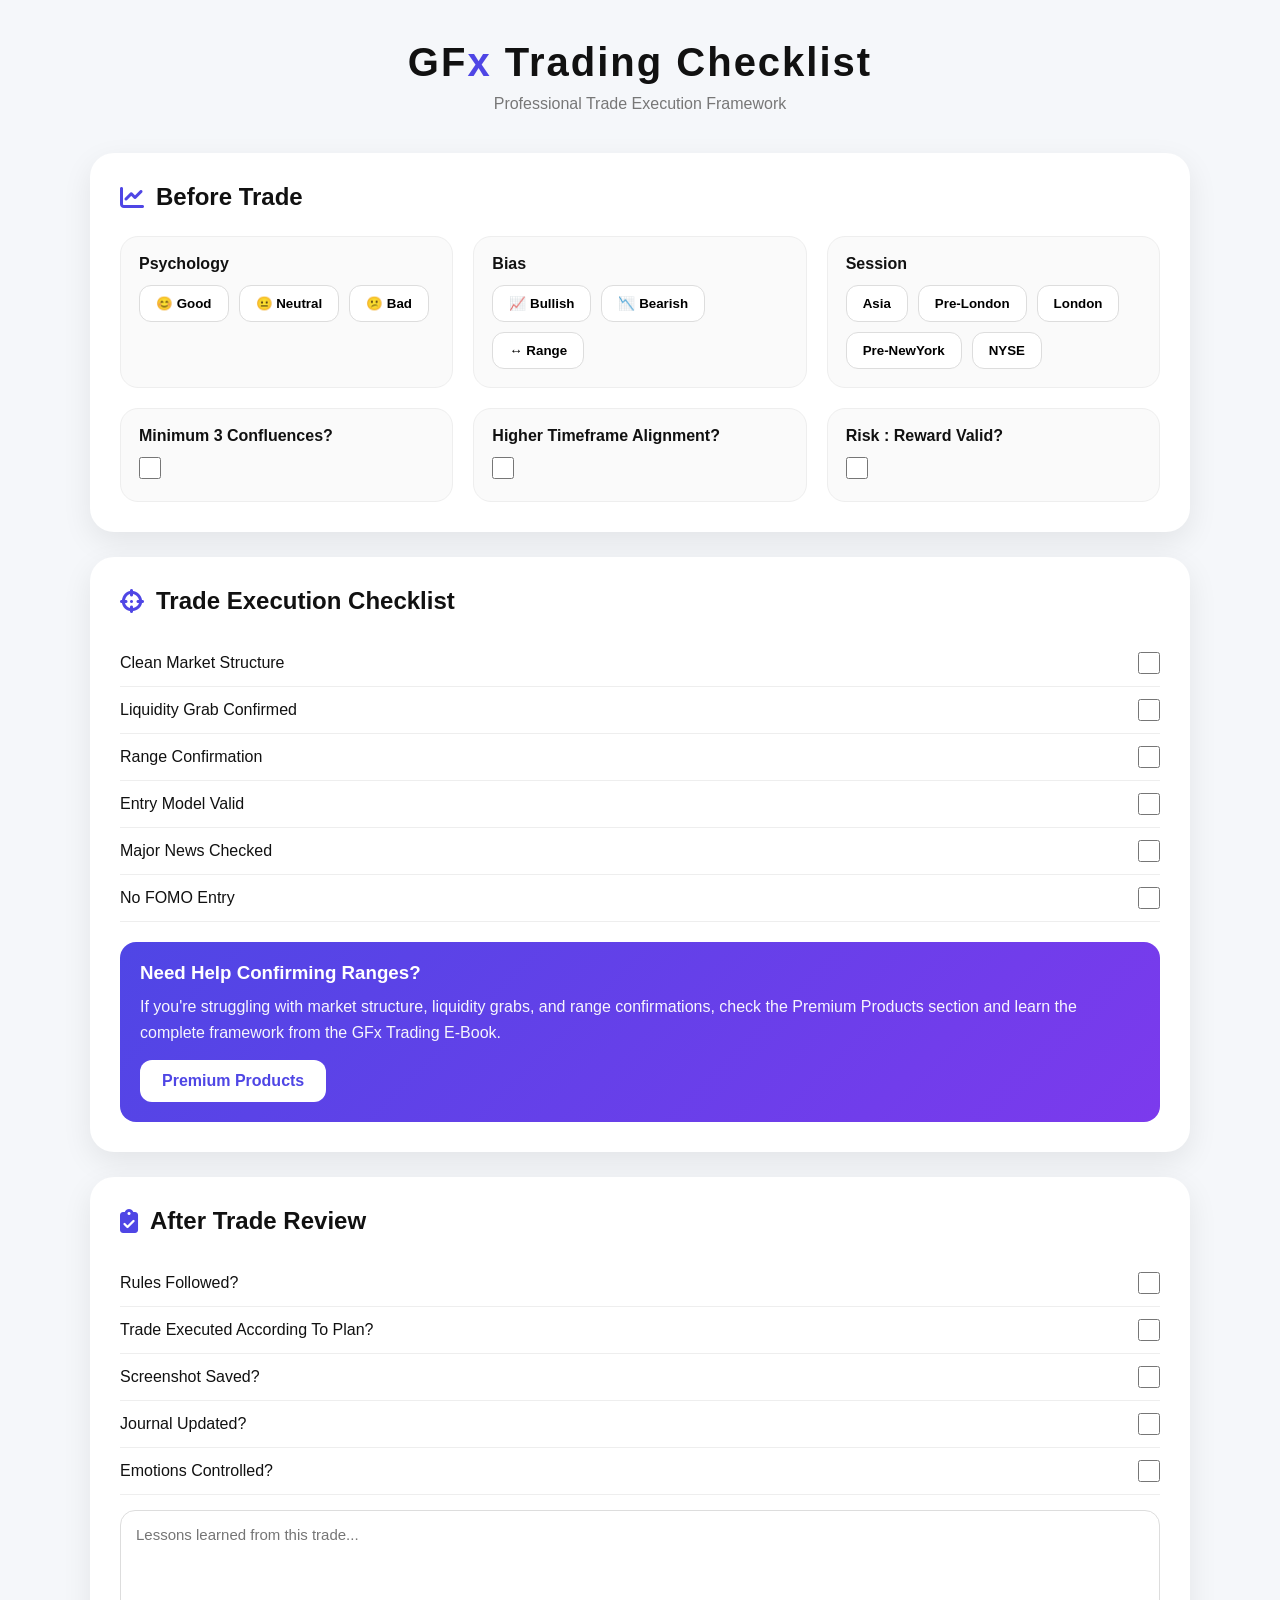
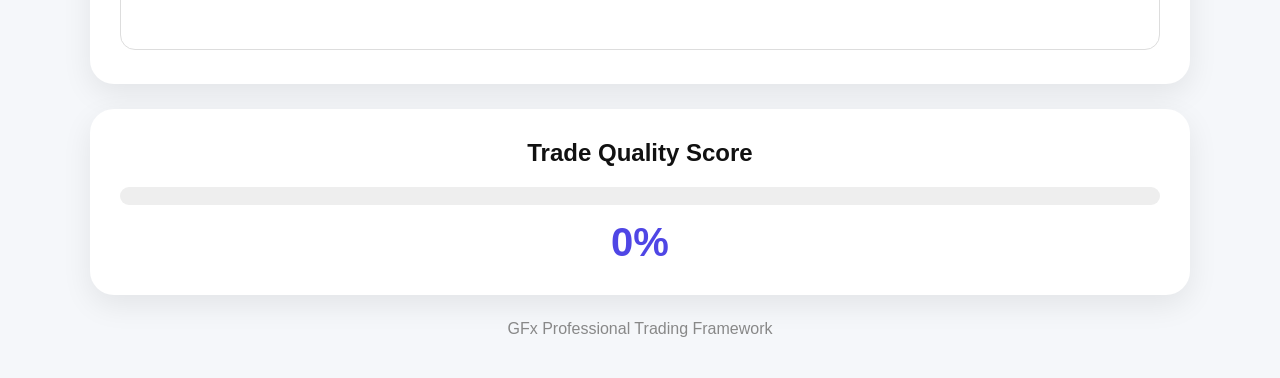
<file: checklist.html>
<!DOCTYPE html>
<html lang="en">
<head>
<meta charset="UTF-8">
<meta name="viewport" content="width=device-width, initial-scale=1.0">
<title>GFx Trading Checklist</title>

<link rel="stylesheet" href="https://cdnjs.cloudflare.com/ajax/libs/font-awesome/6.5.2/css/all.min.css">

<style>

*{
margin:0;
padding:0;
box-sizing:border-box;
font-family:'Segoe UI',sans-serif;
}

body{
background:#f5f7fa;
padding:40px;
min-height:100vh;
color:#111;
}

.container{
max-width:1100px;
margin:auto;
animation:fadeUp 0.8s ease;
}

.header{
text-align:center;
margin-bottom:40px;
}

.logo{
font-size:40px;
font-weight:800;
letter-spacing:2px;
}

.logo span{
color:#4f46e5;
}

.subtitle{
margin-top:10px;
color:#777;
}

.card{
background:white;
border-radius:24px;
padding:30px;
box-shadow:
0 10px 30px rgba(0,0,0,0.08);
margin-bottom:25px;
transition:.3s;
}

.card:hover{
transform:translateY(-4px);
}

.section-title{
font-size:24px;
font-weight:700;
margin-bottom:25px;
display:flex;
align-items:center;
gap:12px;
}

.section-title i{
color:#4f46e5;
}

.grid{
display:grid;
grid-template-columns:repeat(auto-fit,minmax(300px,1fr));
gap:20px;
}

.item{
padding:18px;
border:1px solid #eee;
border-radius:18px;
background:#fafafa;
transition:.3s;
}

.item:hover{
border-color:#4f46e5;
transform:translateY(-2px);
}

.label{
font-weight:600;
margin-bottom:12px;
}

.select-group{
display:flex;
gap:10px;
flex-wrap:wrap;
}

.option{
padding:10px 16px;
border-radius:12px;
cursor:pointer;
background:white;
border:1px solid #ddd;
transition:.3s;
font-weight:600;
}

.option:hover{
background:#4f46e5;
color:white;
}

.option.active{
background:linear-gradient(135deg,#4f46e5,#7c3aed);
color:white;
border-color:transparent;
box-shadow:0 8px 20px rgba(79,70,229,.25);
transform:translateY(-2px);
}


input[type="checkbox"]{
width:22px;
height:22px;
accent-color:#4f46e5;
cursor:pointer;
}

.check-row{
display:flex;
align-items:center;
justify-content:space-between;
padding:12px 0;
border-bottom:1px solid #eee;
}

.check-row:last-child{
border:none;
}

textarea{
width:100%;
height:140px;
padding:15px;
border-radius:15px;
border:1px solid #ddd;
resize:none;
font-size:15px;
margin-top:15px;
}

.score{
text-align:center;
padding:30px;
}

.progress{
height:18px;
background:#eee;
border-radius:20px;
overflow:hidden;
margin-top:20px;
}

.bar{
height:100%;
width:0%;
background:linear-gradient(90deg,#4f46e5,#7c3aed);
transition:1s;
}

.score-value{
font-size:40px;
font-weight:800;
margin-top:15px;
color:#4f46e5;
}

.ebook-box{
margin-top:20px;
padding:20px;
border-radius:16px;
background:linear-gradient(135deg,#4f46e5,#7c3aed);
color:white;
}

.ebook-box h3{
margin-bottom:10px;
}

.ebook-box p{
line-height:1.6;
opacity:.95;
}

.btn{
margin-top:15px;
display:inline-block;
padding:12px 22px;
background:white;
color:#4f46e5;
font-weight:700;
border-radius:12px;
text-decoration:none;
}

.footer{
text-align:center;
margin-top:25px;
color:#888;
}

@keyframes fadeUp{
from{
opacity:0;
transform:translateY(30px);
}
to{
opacity:1;
transform:translateY(0);
}
}

</style>
</head>
<body>

<div class="container">

<div class="header">
<div class="logo">GF<span>x</span> Trading Checklist</div>
<div class="subtitle">Professional Trade Execution Framework</div>
</div>

<!-- BEFORE TRADE -->

<div class="card">

<div class="section-title">
<i class="fas fa-chart-line"></i>
Before Trade
</div>

<div class="grid">

<div class="item">
<div class="label">Psychology</div>

<div class="select-group">
<button class="option">😊 Good</button>
<button class="option">😐 Neutral</button>
<button class="option">😕 Bad</button>
</div>
</div>

<div class="item">
<div class="label">Bias</div>

<div class="select-group">
<button class="option">📈 Bullish</button>
<button class="option">📉 Bearish</button>
<button class="option">↔ Range</button>
</div>
</div>

<div class="item">
<div class="label">Session</div>

<div class="select-group">
<button class="option">Asia</button>
<button class="option">Pre-London</button>
<button class="option">London</button>
<button class="option">Pre-NewYork</button>
<button class="option">NYSE</button>
</div>
</div>

<div class="item">
<div class="label">Minimum 3 Confluences?</div>
<input type="checkbox" class="score-check">
</div>

<div class="item">
<div class="label">Higher Timeframe Alignment?</div>
<input type="checkbox" class="score-check">
</div>

<div class="item">
<div class="label">Risk : Reward Valid?</div>
<input type="checkbox" class="score-check">
</div>

</div>

</div>

<!-- EXECUTION -->

<div class="card">

<div class="section-title">
<i class="fas fa-crosshairs"></i>
Trade Execution Checklist
</div>

<div class="check-row">
<span>Clean Market Structure</span>
<input type="checkbox" class="score-check">
</div>

<div class="check-row">
<span>Liquidity Grab Confirmed</span>
<input type="checkbox" class="score-check">
</div>

<div class="check-row">
<span>Range Confirmation</span>
<input type="checkbox" class="score-check">
</div>

<div class="check-row">
<span>Entry Model Valid</span>
<input type="checkbox" class="score-check">
</div>

<div class="check-row">
<span>Major News Checked</span>
<input type="checkbox" class="score-check">
</div>

<div class="check-row">
<span>No FOMO Entry</span>
<input type="checkbox" class="score-check">
</div>

<div class="ebook-box">
<h3>Need Help Confirming Ranges?</h3>

<p>
If you're struggling with market structure, liquidity grabs,
and range confirmations, check the Premium Products section
and learn the complete framework from the GFx Trading E-Book.
</p>

<a href="products.html" class="btn">Premium Products</a>

</div>

</div>

<!-- AFTER TRADE -->

<div class="card">

<div class="section-title">
<i class="fas fa-clipboard-check"></i>
After Trade Review
</div>

<div class="check-row">
<span>Rules Followed?</span>
<input type="checkbox" class="score-check">
</div>

<div class="check-row">
<span>Trade Executed According To Plan?</span>
<input type="checkbox" class="score-check">
</div>

<div class="check-row">
<span>Screenshot Saved?</span>
<input type="checkbox" class="score-check">
</div>

<div class="check-row">
<span>Journal Updated?</span>
<input type="checkbox" class="score-check">
</div>

<div class="check-row">
<span>Emotions Controlled?</span>
<input type="checkbox" class="score-check">
</div>

<textarea placeholder="Lessons learned from this trade..."></textarea>

</div>

<!-- SCORE -->

<div class="card score">

<h2>Trade Quality Score</h2>

<div class="progress">
<div class="bar" id="bar"></div>
</div>

<div class="score-value" id="score">
0%
</div>

</div>

<div class="footer">
GFx Professional Trading Framework
</div>

</div>

<script>

const checks = document.querySelectorAll('.score-check');
const score = document.getElementById('score');
const bar = document.getElementById('bar');

function updateScore(){

let total = checks.length;
let checked = 0;

checks.forEach(c=>{
if(c.checked) checked++;
});

let percent = Math.round((checked/total)*100);

score.innerText = percent + "%";
bar.style.width = percent + "%";

}

checks.forEach(c=>{
c.addEventListener('change',updateScore);
});

</script>

</body>
</html>
</file>
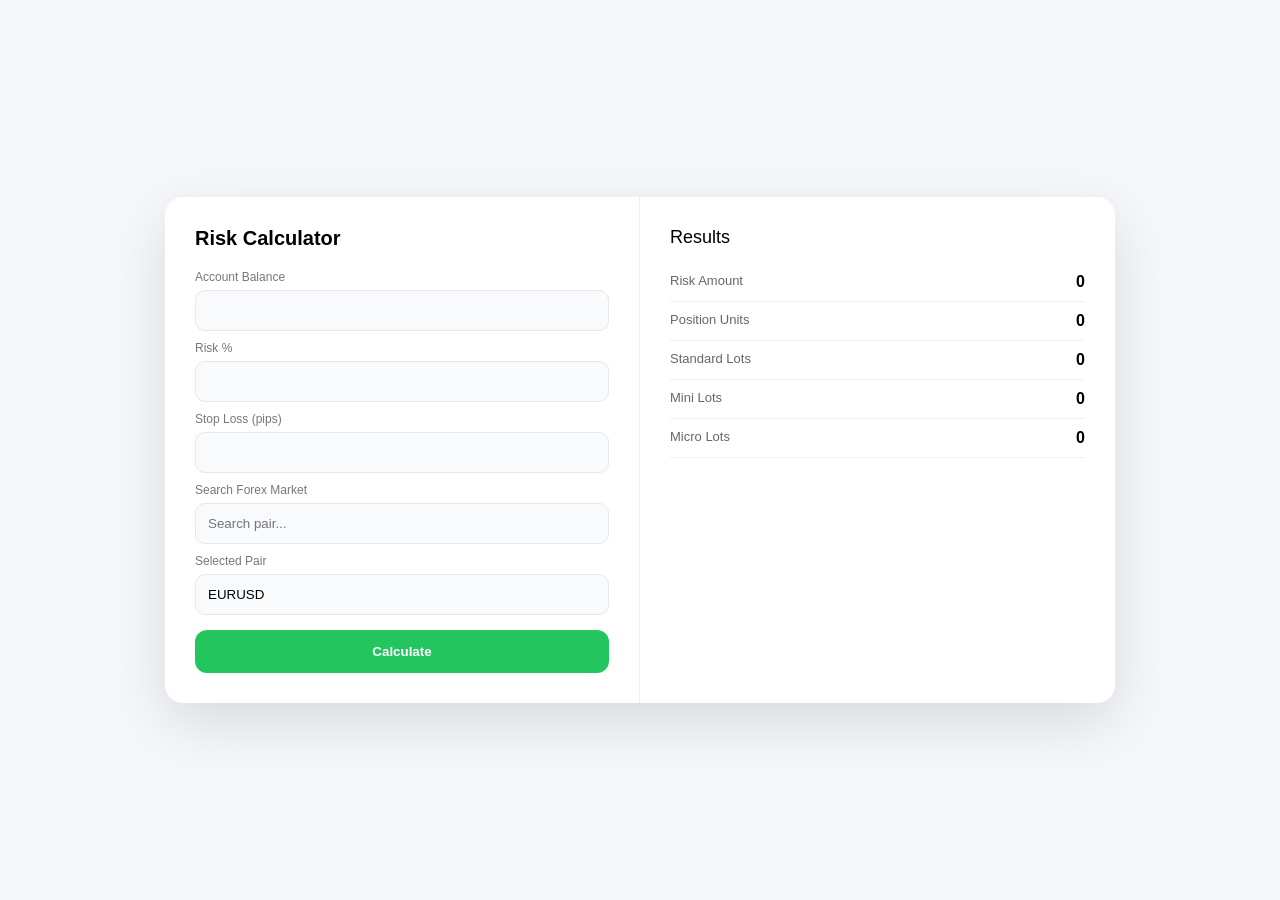
<file: risk-calculator.html>
<!DOCTYPE html>
<html lang="en">
<head>
<meta charset="UTF-8">
<title>GFx Risk Engine Pro</title>
<meta name="viewport" content="width=device-width, initial-scale=1.0">

<style>

/* ================= BASE ================= */
*{
  margin:0;
  padding:0;
  box-sizing:border-box;
  font-family:"Segoe UI",sans-serif;
}

body{
  background:#f5f7fb;
  height:100vh;
  display:flex;
  align-items:center;
  justify-content:center;
}

/* ================= APP ================= */
.app{
  width:950px;
  background:#fff;
  border-radius:18px;
  display:flex;
  overflow:hidden;
  box-shadow:0 20px 60px rgba(0,0,0,0.12);
}

/* ================= LEFT ================= */
.left{
  width:50%;
  padding:30px;
  border-right:1px solid #eee;
}

h2{
  font-size:20px;
  margin-bottom:20px;
}

/* INPUTS */
label{
  font-size:12px;
  color:#777;
  display:block;
  margin-top:10px;
}

input, select{
  width:100%;
  padding:12px;
  margin-top:6px;
  border-radius:10px;
  border:1px solid #e5e7eb;
  background:#f9fafc;
  outline:none;
  transition:0.2s;
}

input:focus, select:focus{
  border-color:#22c55e;
  box-shadow:0 0 0 3px rgba(34,197,94,0.15);
}

/* ================= SEARCH MARKET BOX ================= */
.marketBox{
  position:relative;
}

.marketDropdown{
  position:absolute;
  width:100%;
  max-height:220px;
  overflow-y:auto;
  background:#fff;
  border:1px solid #eee;
  border-radius:12px;
  margin-top:5px;
  display:none;
  z-index:10;
  box-shadow:0 10px 30px rgba(0,0,0,0.08);
}

.marketItem{
  padding:10px 12px;
  cursor:pointer;
  font-size:13px;
}

.marketItem:hover{
  background:#f3f4f6;
}

/* ================= BUTTON ================= */
button{
  width:100%;
  margin-top:15px;
  padding:14px;
  border:none;
  border-radius:12px;
  background:#22c55e;
  color:white;
  font-weight:bold;
  cursor:pointer;
  transition:0.2s;
}

button:hover{
  transform:translateY(-2px);
}

/* ================= RIGHT ================= */
.right{
  width:50%;
  padding:30px;
}

.results-title{
  font-size:18px;
  margin-bottom:15px;
}

.result-item{
  display:flex;
  justify-content:space-between;
  padding:10px 0;
  border-bottom:1px solid #f1f1f1;
}

.result-item span{
  font-size:13px;
  color:#666;
}

.result-value{
  font-weight:600;
}

/* ================= MOBILE ================= */
@media(max-width:900px){
  .app{flex-direction:column;width:95%;}
  .left,.right{width:100%;}
}

</style>
</head>

<body>

<div class="app">

<!-- LEFT -->
<div class="left">

<h2>Risk Calculator</h2>

<label>Account Balance</label>
<input type="number" id="balance">

<label>Risk %</label>
<input type="number" id="risk">

<label>Stop Loss (pips)</label>
<input type="number" id="sl">

<label>Search Forex Market</label>

<div class="marketBox">

<input type="text" id="search" oninput="filterPairs()" placeholder="Search pair...">

<div class="marketDropdown" id="dropdown"></div>

</div>

<label>Selected Pair</label>
<input type="text" id="pair" value="EURUSD" readonly>

<button onclick="calc()">Calculate</button>

</div>

<!-- RIGHT -->
<div class="right">

<div class="results-title">Results</div>

<div class="result-item">
  <span>Risk Amount</span>
  <div class="result-value" id="riskAmt">0</div>
</div>

<div class="result-item">
  <span>Position Units</span>
  <div class="result-value" id="units">0</div>
</div>

<div class="result-item">
  <span>Standard Lots</span>
  <div class="result-value" id="lots">0</div>
</div>

<div class="result-item">
  <span>Mini Lots</span>
  <div class="result-value" id="mini">0</div>
</div>

<div class="result-item">
  <span>Micro Lots</span>
  <div class="result-value" id="micro">0</div>
</div>

</div>

</div>

<script>

/* ================= FULL GLOBAL MARKET LIST ================= */
const pairs = [
/* MAJORS */
"EURUSD","GBPUSD","USDJPY","USDCHF","USDCAD","AUDUSD","NZDUSD",

/* MINORS */
"EURGBP","EURJPY","EURCHF","EURCAD","EURAUD","EURNZD",
"GBPJPY","GBPCHF","GBPAUD","GBPCAD","GBPNZD",
"AUDJPY","AUDNZD","AUDCAD","AUDCHF",
"CADJPY","CADCHF",
"CHFJPY",

/* EXOTICS */
"USDTRY","USDMXN","USDZAR","USDSEK","USDNOK",
"EURTRY","EURZAR","EURMXN",
"GBPZAR","GBPMXN",

/* METALS */
"XAUUSD","XAGUSD",

/* INDEX / BONUS */
"US30","NAS100","SPX500"
];

/* ================= FILTER MARKET ================= */
function filterPairs(){

  let input = document.getElementById("search").value.toUpperCase();
  let box = document.getElementById("dropdown");

  box.innerHTML = "";

  if(!input){
    box.style.display="none";
    return;
  }

  let filtered = pairs.filter(p => p.includes(input));

  if(filtered.length === 0){
    box.style.display="none";
    return;
  }

  filtered.forEach(p=>{
    let div = document.createElement("div");
    div.className="marketItem";
    div.innerText=p;

    div.onclick=()=>{
      document.getElementById("pair").value=p;
      document.getElementById("search").value="";
      box.style.display="none";
    };

    box.appendChild(div);
  });

  box.style.display="block";
}

/* ================= PIP VALUE ================= */
function pipValue(pair){
  if(pair==="XAUUSD") return 10;
  if(pair==="XAGUSD") return 5;
  if(pair.includes("JPY")) return 9;
  return 10;
}

/* ================= CALCULATE ================= */
function calc(){

  let balance=parseFloat(document.getElementById("balance").value);
  let risk=parseFloat(document.getElementById("risk").value);
  let sl=parseFloat(document.getElementById("sl").value);
  let pair=document.getElementById("pair").value;

  if(isNaN(balance)||isNaN(risk)||isNaN(sl)){
    alert("Enter valid values");
    return;
  }

  let riskAmount = balance*(risk/100);
  let lot = riskAmount/(sl*pipValue(pair));

  let units = lot*100000;
  let mini = lot*10;
  let micro = lot*100;

  document.getElementById("riskAmt").innerText="$"+riskAmount.toFixed(2);
  document.getElementById("units").innerText=units.toFixed(0);
  document.getElementById("lots").innerText=lot.toFixed(2);
  document.getElementById("mini").innerText=mini.toFixed(2);
  document.getElementById("micro").innerText=micro.toFixed(2);
}

</script>

</body>
</html>
</file>
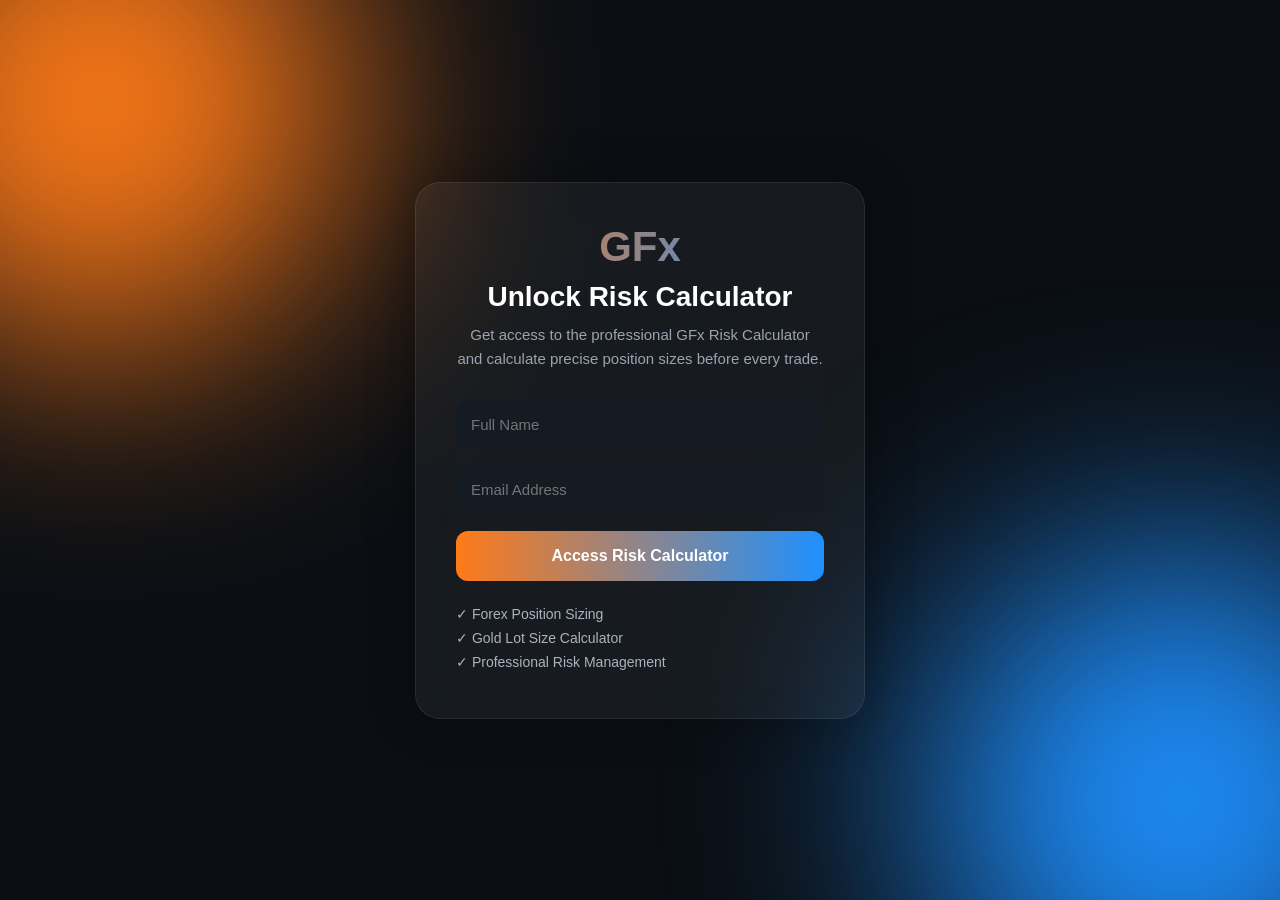
<file: signup.html>
<!DOCTYPE html>
<html lang="en">
<head>
<meta charset="UTF-8">
<meta name="viewport" content="width=device-width, initial-scale=1.0">
<title>Unlock Risk Calculator | GFx</title>

<style>

*{
margin:0;
padding:0;
box-sizing:border-box;
font-family:'Segoe UI',sans-serif;
}

body{
height:100vh;
overflow:hidden;
background:#0b0f14;
display:flex;
justify-content:center;
align-items:center;
position:relative;
}

/* Animated Background */

.bg{
position:absolute;
width:100%;
height:100%;
overflow:hidden;
}

.circle{
position:absolute;
border-radius:50%;
filter:blur(120px);
animation:float 12s infinite alternate ease-in-out;
}

.circle1{
width:500px;
height:500px;
background:#ff7a18;
top:-150px;
left:-150px;
}

.circle2{
width:500px;
height:500px;
background:#1e90ff;
right:-150px;
bottom:-150px;
animation-delay:2s;
}

@keyframes float{
from{
transform:translate(0,0);
}
to{
transform:translate(100px,60px);
}
}

/* Card */

.card{
position:relative;
z-index:5;
width:450px;
padding:40px;
border-radius:25px;
background:rgba(255,255,255,.05);
backdrop-filter:blur(20px);
border:1px solid rgba(255,255,255,.08);
box-shadow:0 0 50px rgba(0,0,0,.3);
animation:fadeUp .8s ease;
}

@keyframes fadeUp{
from{
opacity:0;
transform:translateY(30px);
}
to{
opacity:1;
transform:translateY(0);
}
}

.logo{
font-size:42px;
font-weight:800;
text-align:center;
margin-bottom:10px;
background:linear-gradient(90deg,#ff7a18,#1e90ff);
-webkit-background-clip:text;
-webkit-text-fill-color:transparent;
}

.title{
text-align:center;
color:white;
font-size:28px;
font-weight:700;
margin-bottom:10px;
}

.subtitle{
text-align:center;
color:#9aa4b2;
font-size:15px;
margin-bottom:30px;
line-height:1.6;
}

.input-group{
margin-bottom:18px;
}

.input-group input{
width:100%;
padding:15px;
border:none;
border-radius:12px;
background:#151b23;
color:white;
font-size:15px;
transition:.3s;
}

.input-group input:focus{
outline:none;
box-shadow:0 0 0 2px #1e90ff;
}

.btn{
width:100%;
padding:16px;
border:none;
border-radius:12px;
cursor:pointer;
font-size:16px;
font-weight:700;
color:white;
background:linear-gradient(90deg,#ff7a18,#1e90ff);
transition:.3s;
}

.btn:hover{
transform:translateY(-2px);
}

.btn:disabled{
opacity:.7;
cursor:not-allowed;
}

.features{
margin-top:25px;
color:#a9b4c0;
font-size:14px;
}

.features div{
margin-bottom:8px;
}

.status{
margin-top:15px;
text-align:center;
font-size:14px;
color:#9aa4b2;
}

</style>
</head>
<body>

<div class="bg">
<div class="circle circle1"></div>
<div class="circle circle2"></div>
</div>

<div class="card">

<div class="logo">GFx</div>

<div class="title">
Unlock Risk Calculator
</div>

<div class="subtitle">
Get access to the professional GFx Risk Calculator and calculate precise position sizes before every trade.
</div>

<form id="leadForm">

<div class="input-group">
<input
type="text"
name="Name"
placeholder="Full Name"
required>
</div>

<div class="input-group">
<input
type="email"
name="Email"
placeholder="Email Address"
required>
</div>

<button class="btn" id="submitBtn" type="submit">
Access Risk Calculator
</button>

<div class="status" id="status"></div>

</form>

<div class="features">
<div>✓ Forex Position Sizing</div>
<div>✓ Gold Lot Size Calculator</div>
<div>✓ Professional Risk Management</div>
</div>

</div>

<script>

const form = document.getElementById("leadForm");
const button = document.getElementById("submitBtn");
const statusText = document.getElementById("status");

form.addEventListener("submit", async function(e){

    e.preventDefault();

    button.disabled = true;
    button.innerText = "Loading...";
    statusText.innerText = "";

    const data = {
        Name: form.Name.value,
        Email: form.Email.value
    };

    try{

        const response = await fetch(
            "https://formspree.io/f/xnjypvoa",
            {
                method:"POST",
                headers:{
                    "Content-Type":"application/json",
                    "Accept":"application/json"
                },
                body:JSON.stringify(data)
            }
        );

        if(response.ok){

            statusText.innerText = "Access granted. Redirecting...";

            setTimeout(() => {
                window.location.href = "risk-calculator.html";
            }, 1000);

        }else{

            button.disabled = false;
            button.innerText = "Access Risk Calculator";
            statusText.innerText = "Submission failed. Please try again.";

        }

    }catch(error){

        button.disabled = false;
        button.innerText = "Access Risk Calculator →";
        statusText.innerText = "Network error. Please try again.";

    }

});

</script>

</body>
</html>
</file>
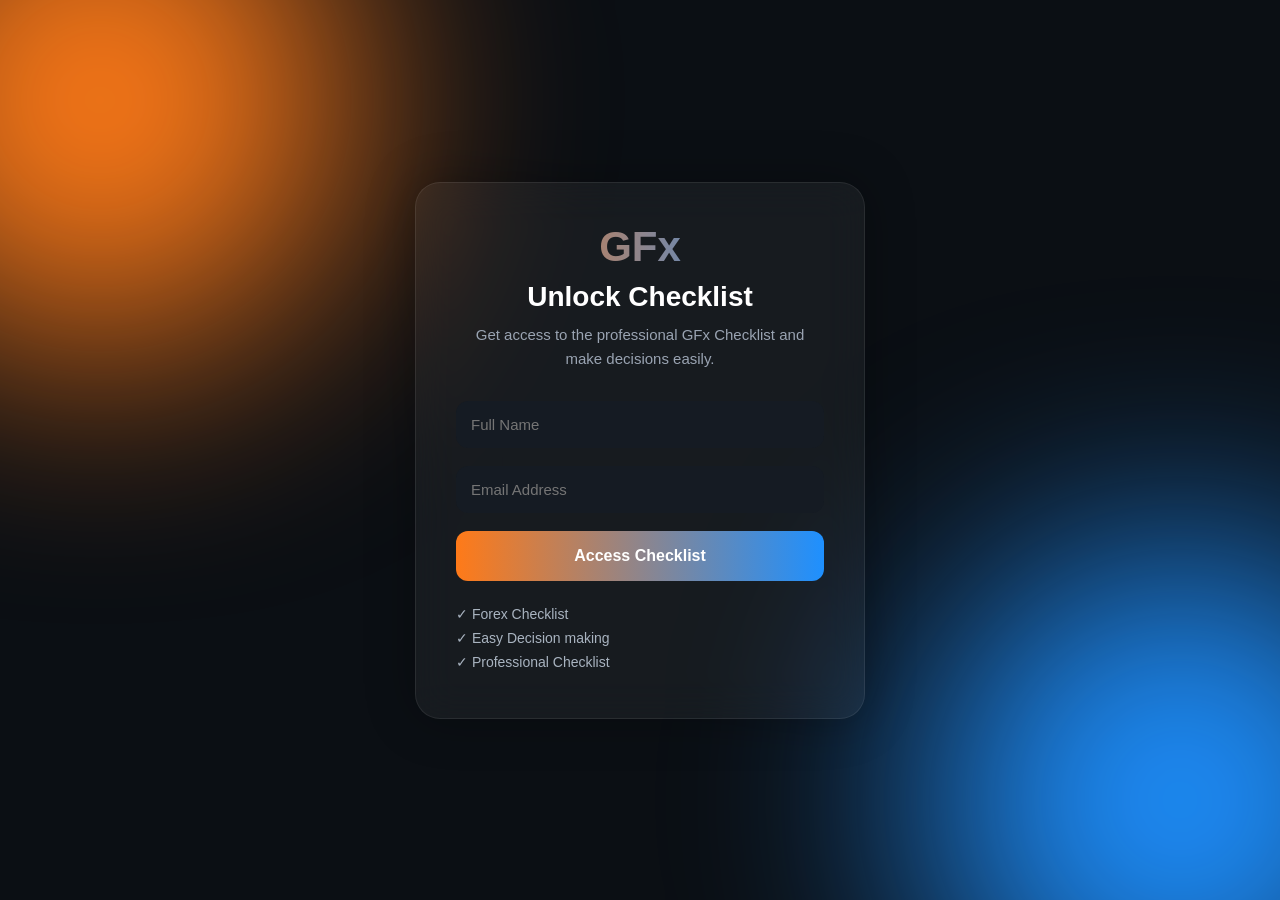
<file: signupchecklist.html>
<!DOCTYPE html>
<html lang="en">
<head>
<meta charset="UTF-8">
<meta name="viewport" content="width=device-width, initial-scale=1.0">
<title>Unlock Risk Calculator | GFx</title>

<style>

*{
margin:0;
padding:0;
box-sizing:border-box;
font-family:'Segoe UI',sans-serif;
}

body{
height:100vh;
overflow:hidden;
background:#0b0f14;
display:flex;
justify-content:center;
align-items:center;
position:relative;
}

/* Animated Background */

.bg{
position:absolute;
width:100%;
height:100%;
overflow:hidden;
}

.circle{
position:absolute;
border-radius:50%;
filter:blur(120px);
animation:float 12s infinite alternate ease-in-out;
}

.circle1{
width:500px;
height:500px;
background:#ff7a18;
top:-150px;
left:-150px;
}

.circle2{
width:500px;
height:500px;
background:#1e90ff;
right:-150px;
bottom:-150px;
animation-delay:2s;
}

@keyframes float{
from{
transform:translate(0,0);
}
to{
transform:translate(100px,60px);
}
}

/* Card */

.card{
position:relative;
z-index:5;
width:450px;
padding:40px;
border-radius:25px;
background:rgba(255,255,255,.05);
backdrop-filter:blur(20px);
border:1px solid rgba(255,255,255,.08);
box-shadow:0 0 50px rgba(0,0,0,.3);
animation:fadeUp .8s ease;
}

@keyframes fadeUp{
from{
opacity:0;
transform:translateY(30px);
}
to{
opacity:1;
transform:translateY(0);
}
}

.logo{
font-size:42px;
font-weight:800;
text-align:center;
margin-bottom:10px;
background:linear-gradient(90deg,#ff7a18,#1e90ff);
-webkit-background-clip:text;
-webkit-text-fill-color:transparent;
}

.title{
text-align:center;
color:white;
font-size:28px;
font-weight:700;
margin-bottom:10px;
}

.subtitle{
text-align:center;
color:#9aa4b2;
font-size:15px;
margin-bottom:30px;
line-height:1.6;
}

.input-group{
margin-bottom:18px;
}

.input-group input{
width:100%;
padding:15px;
border:none;
border-radius:12px;
background:#151b23;
color:white;
font-size:15px;
transition:.3s;
}

.input-group input:focus{
outline:none;
box-shadow:0 0 0 2px #1e90ff;
}

.btn{
width:100%;
padding:16px;
border:none;
border-radius:12px;
cursor:pointer;
font-size:16px;
font-weight:700;
color:white;
background:linear-gradient(90deg,#ff7a18,#1e90ff);
transition:.3s;
}

.btn:hover{
transform:translateY(-2px);
}

.btn:disabled{
opacity:.7;
cursor:not-allowed;
}

.features{
margin-top:25px;
color:#a9b4c0;
font-size:14px;
}

.features div{
margin-bottom:8px;
}

.status{
margin-top:15px;
text-align:center;
font-size:14px;
color:#9aa4b2;
}

</style>
</head>
<body>

<div class="bg">
<div class="circle circle1"></div>
<div class="circle circle2"></div>
</div>

<div class="card">

<div class="logo">GFx</div>

<div class="title">
Unlock Checklist
</div>

<div class="subtitle">
Get access to the professional GFx Checklist and make decisions easily.
</div>

<form id="leadForm">

<div class="input-group">
<input
type="text"
name="Name"
placeholder="Full Name"
required>
</div>

<div class="input-group">
<input
type="email"
name="Email"
placeholder="Email Address"
required>
</div>

<button class="btn" id="submitBtn" type="submit">
Access Checklist
</button>

<div class="status" id="status"></div>

</form>

<div class="features">
<div>✓ Forex Checklist</div>
<div>✓ Easy Decision making</div>
<div>✓ Professional Checklist</div>
</div>

</div>

<script>

const form = document.getElementById("leadForm");
const button = document.getElementById("submitBtn");
const statusText = document.getElementById("status");

form.addEventListener("submit", async function(e){

    e.preventDefault();

    button.disabled = true;
    button.innerText = "Loading...";
    statusText.innerText = "";

    const data = {
        Name: form.Name.value,
        Email: form.Email.value
    };

    try{

        const response = await fetch(
            "https://formspree.io/f/xnjypvoa",
            {
                method:"POST",
                headers:{
                    "Content-Type":"application/json",
                    "Accept":"application/json"
                },
                body:JSON.stringify(data)
            }
        );

        if(response.ok){

            statusText.innerText = "Access granted. Redirecting...";

            setTimeout(() => {
                window.location.href = "checklist.html";
            }, 1000);

        }else{

            button.disabled = false;
            button.innerText = "Access Checklists";
            statusText.innerText = "Submission failed. Please try again.";

        }

    }catch(error){

        button.disabled = false;
        button.innerText = "Access Checklists";
        statusText.innerText = "Network error. Please try again.";

    }

});

</script>

</body>
</html>
</file>
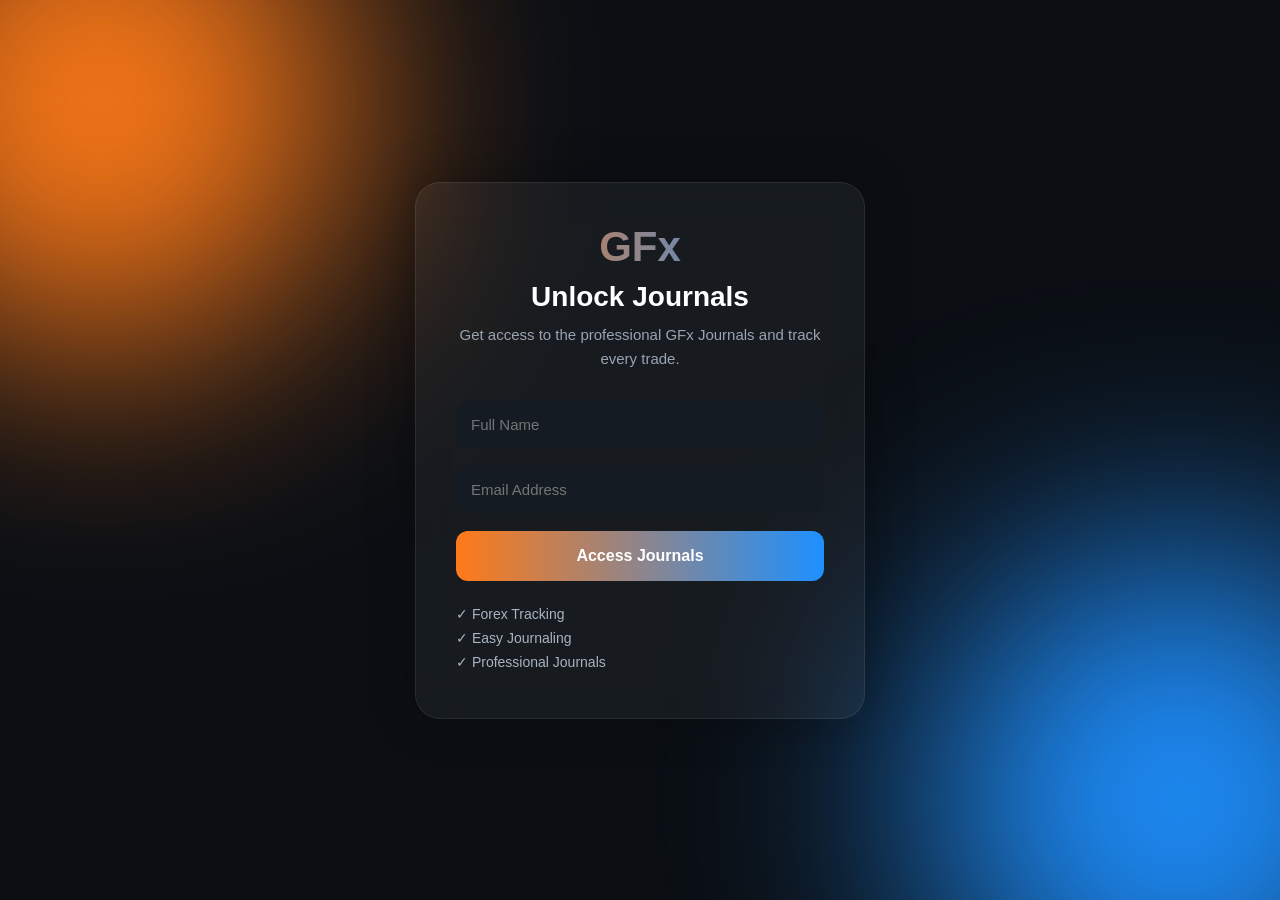
<file: signupjournal.html>
<!DOCTYPE html>
<html lang="en">
<head>
<meta charset="UTF-8">
<meta name="viewport" content="width=device-width, initial-scale=1.0">
<title>Unlock Risk Calculator | GFx</title>

<style>

*{
margin:0;
padding:0;
box-sizing:border-box;
font-family:'Segoe UI',sans-serif;
}

body{
height:100vh;
overflow:hidden;
background:#0b0f14;
display:flex;
justify-content:center;
align-items:center;
position:relative;
}

/* Animated Background */

.bg{
position:absolute;
width:100%;
height:100%;
overflow:hidden;
}

.circle{
position:absolute;
border-radius:50%;
filter:blur(120px);
animation:float 12s infinite alternate ease-in-out;
}

.circle1{
width:500px;
height:500px;
background:#ff7a18;
top:-150px;
left:-150px;
}

.circle2{
width:500px;
height:500px;
background:#1e90ff;
right:-150px;
bottom:-150px;
animation-delay:2s;
}

@keyframes float{
from{
transform:translate(0,0);
}
to{
transform:translate(100px,60px);
}
}

/* Card */

.card{
position:relative;
z-index:5;
width:450px;
padding:40px;
border-radius:25px;
background:rgba(255,255,255,.05);
backdrop-filter:blur(20px);
border:1px solid rgba(255,255,255,.08);
box-shadow:0 0 50px rgba(0,0,0,.3);
animation:fadeUp .8s ease;
}

@keyframes fadeUp{
from{
opacity:0;
transform:translateY(30px);
}
to{
opacity:1;
transform:translateY(0);
}
}

.logo{
font-size:42px;
font-weight:800;
text-align:center;
margin-bottom:10px;
background:linear-gradient(90deg,#ff7a18,#1e90ff);
-webkit-background-clip:text;
-webkit-text-fill-color:transparent;
}

.title{
text-align:center;
color:white;
font-size:28px;
font-weight:700;
margin-bottom:10px;
}

.subtitle{
text-align:center;
color:#9aa4b2;
font-size:15px;
margin-bottom:30px;
line-height:1.6;
}

.input-group{
margin-bottom:18px;
}

.input-group input{
width:100%;
padding:15px;
border:none;
border-radius:12px;
background:#151b23;
color:white;
font-size:15px;
transition:.3s;
}

.input-group input:focus{
outline:none;
box-shadow:0 0 0 2px #1e90ff;
}

.btn{
width:100%;
padding:16px;
border:none;
border-radius:12px;
cursor:pointer;
font-size:16px;
font-weight:700;
color:white;
background:linear-gradient(90deg,#ff7a18,#1e90ff);
transition:.3s;
}

.btn:hover{
transform:translateY(-2px);
}

.btn:disabled{
opacity:.7;
cursor:not-allowed;
}

.features{
margin-top:25px;
color:#a9b4c0;
font-size:14px;
}

.features div{
margin-bottom:8px;
}

.status{
margin-top:15px;
text-align:center;
font-size:14px;
color:#9aa4b2;
}

</style>
</head>
<body>

<div class="bg">
<div class="circle circle1"></div>
<div class="circle circle2"></div>
</div>

<div class="card">

<div class="logo">GFx</div>

<div class="title">
Unlock Journals
</div>

<div class="subtitle">
Get access to the professional GFx Journals and track every trade.
</div>

<form id="leadForm">

<div class="input-group">
<input
type="text"
name="Name"
placeholder="Full Name"
required>
</div>

<div class="input-group">
<input
type="email"
name="Email"
placeholder="Email Address"
required>
</div>

<button class="btn" id="submitBtn" type="submit">
Access Journals
</button>

<div class="status" id="status"></div>

</form>

<div class="features">
<div>✓ Forex Tracking</div>
<div>✓ Easy Journaling</div>
<div>✓ Professional Journals</div>
</div>

</div>

<script>

const form = document.getElementById("leadForm");
const button = document.getElementById("submitBtn");
const statusText = document.getElementById("status");

form.addEventListener("submit", async function(e){

    e.preventDefault();

    button.disabled = true;
    button.innerText = "Loading...";
    statusText.innerText = "";

    const data = {
        Name: form.Name.value,
        Email: form.Email.value
    };

    try{

        const response = await fetch(
            "https://formspree.io/f/xnjypvoa",
            {
                method:"POST",
                headers:{
                    "Content-Type":"application/json",
                    "Accept":"application/json"
                },
                body:JSON.stringify(data)
            }
        );

        if(response.ok){

            statusText.innerText = "Access granted. Redirecting...";

            setTimeout(() => {
                window.location.href = "journals.html";
            }, 1000);

        }else{

            button.disabled = false;
            button.innerText = "Access Journals";
            statusText.innerText = "Submission failed. Please try again.";

        }

    }catch(error){

        button.disabled = false;
        button.innerText = "Access Journals";
        statusText.innerText = "Network error. Please try again.";

    }

});

</script>

</body>
</html>
</file>
